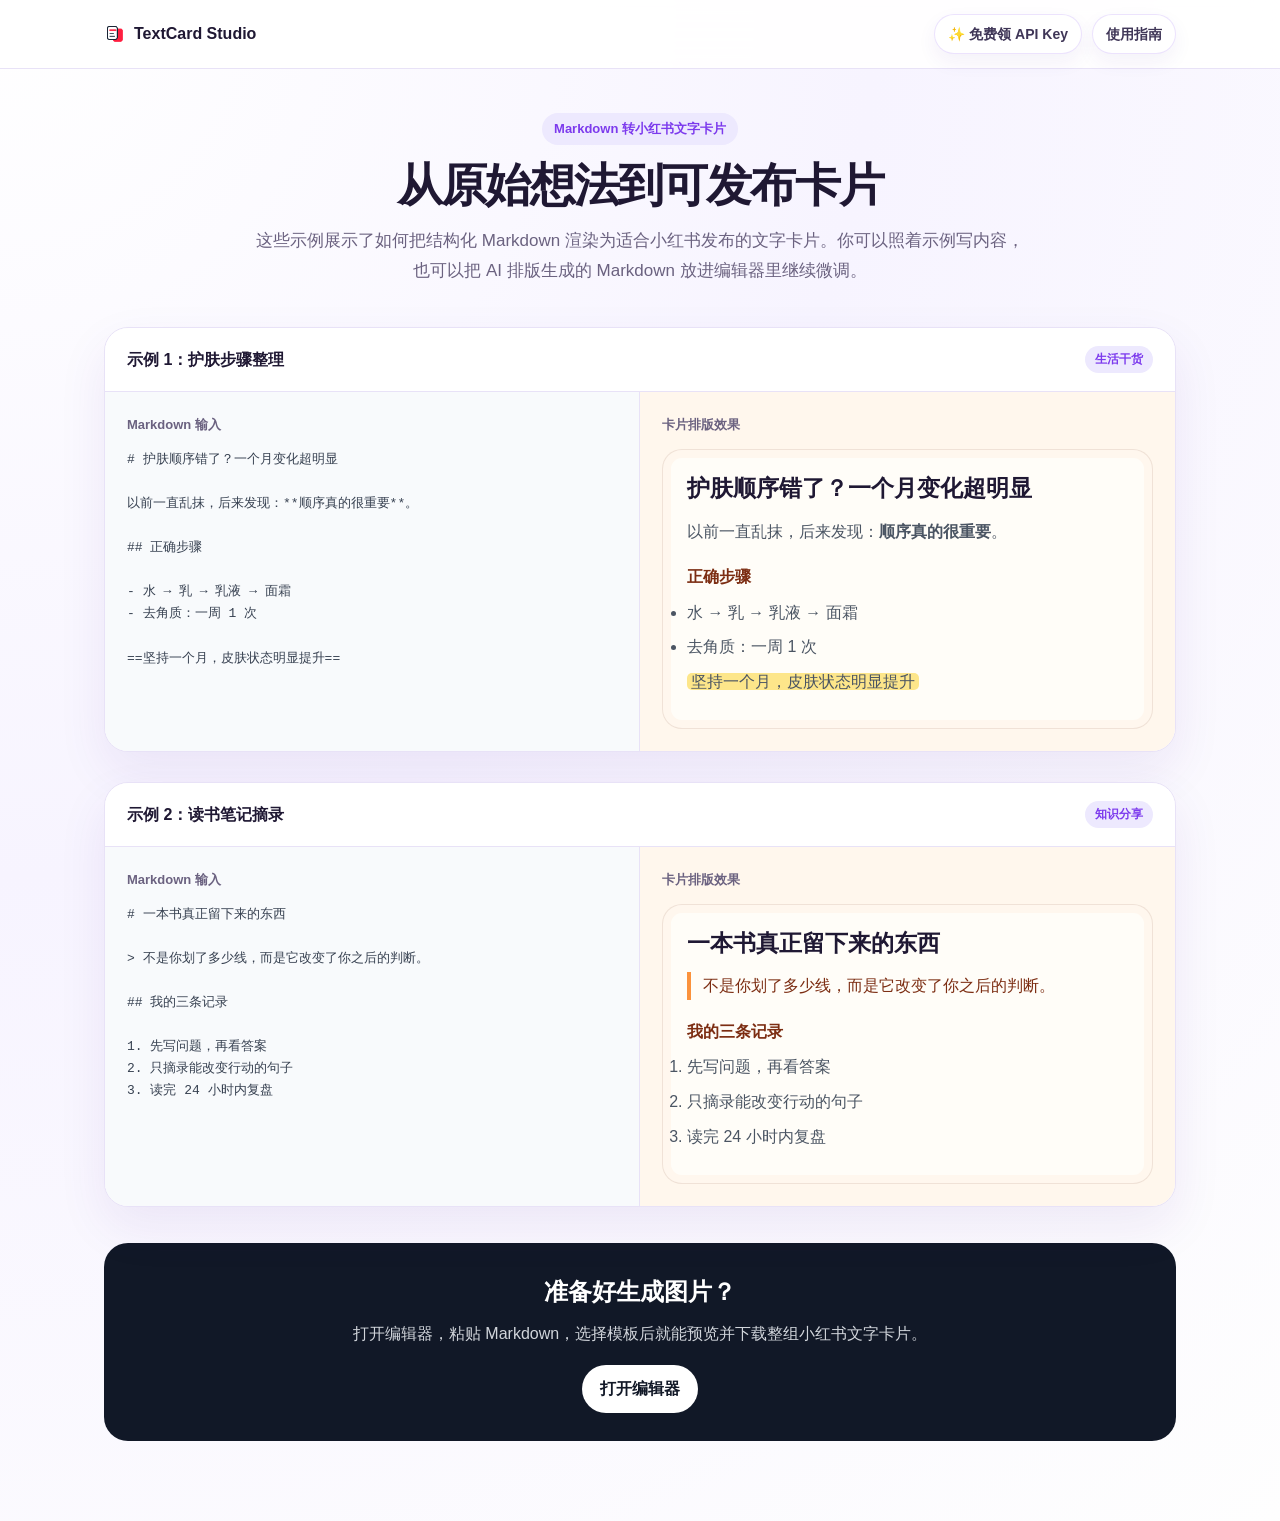
<file: format-demo.html>
<!DOCTYPE html>
<html lang="zh-CN">
<head>
    <meta charset="UTF-8">
    <meta name="viewport" content="width=device-width, initial-scale=1.0">
    <title>排版示例｜TextCard Studio</title>
    <meta name="description" content="查看 TextCard Studio 的 Markdown 排版示例，了解标题、重点、高亮、列表、引用、分页和 AI 排版文案如何生成适合小红书发布的文字卡片。">
    <meta name="author" content="茉灵智库">
    <meta name="robots" content="index, follow">
    <link rel="canonical" href="https://88lin.github.io/TextCard-Studio/format-demo.html">
    <link rel="author" href="https://blog.88lin.eu.org">
    <link rel="icon" href="logo.png" type="image/png">
    <meta property="og:type" content="article">
    <meta property="og:url" content="https://88lin.github.io/TextCard-Studio/format-demo.html">
    <meta property="og:title" content="TextCard Studio 排版示例">
    <meta property="og:description" content="查看 Markdown 输入如何变成适合小红书发布的文字卡片，包含标题、列表、引用、高亮和分页示例。">
    <meta property="og:site_name" content="TextCard Studio">
    <meta property="og:image" content="https://88lin.github.io/TextCard-Studio/og-cover.png">
    <meta property="og:locale" content="zh_CN">
    <script type="application/ld+json">
    {
      "@context": "https://schema.org",
      "@type": "Article",
      "headline": "TextCard Studio 排版示例",
      "description": "展示 Markdown 输入如何生成适合小红书发布的文字卡片，包含标题、列表、引用、高亮和分页示例。",
      "url": "https://88lin.github.io/TextCard-Studio/format-demo.html",
      "inLanguage": "zh-CN",
      "author": {
        "@type": "Organization",
        "name": "茉灵智库",
        "url": "https://blog.88lin.eu.org"
      },
      "publisher": {
        "@type": "Organization",
        "name": "茉灵智库",
        "url": "https://blog.88lin.eu.org"
      },
      "isPartOf": {
        "@type": "WebSite",
        "name": "TextCard Studio",
        "url": "https://88lin.github.io/TextCard-Studio/"
      }
    }
    </script>
    <style>
        :root {
            --bg: #f7f4ff;
            --card: #ffffff;
            --border: #e8e2f7;
            --text: #1f1833;
            --muted: #6b6280;
            --primary: #7c3aed;
            --primary-soft: #ede9fe;
            --raw: #f8fafc;
            --formatted: #fff7ed;
        }

        * { box-sizing: border-box; margin: 0; padding: 0; }

        body {
            font-family: -apple-system, BlinkMacSystemFont, 'Segoe UI', 'PingFang SC', 'Helvetica Neue', Arial, sans-serif;
            color: var(--text);
            background: radial-gradient(circle at top left, #ffffff 0%, var(--bg) 44%, #fefefe 100%);
            line-height: 1.72;
        }

        .page-header {
            background: rgba(255, 255, 255, 0.9);
            border-bottom: 1px solid var(--border);
            position: sticky;
            top: 0;
            z-index: 10;
            backdrop-filter: blur(16px);
        }

        .page-header-inner {
            max-width: 1120px;
            margin: 0 auto;
            padding: 14px 24px;
            display: flex;
            align-items: center;
            justify-content: space-between;
            gap: 16px;
        }

        .brand { display: inline-flex; align-items: center; gap: 8px; color: var(--text); font-weight: 700; text-decoration: none; }
        .brand img { width: 22px; height: 22px; }

        .header-links { display: flex; flex-wrap: wrap; gap: 10px; font-size: 14px; }
        a { color: var(--primary); text-decoration: none; }
        a:hover { text-decoration: underline; }
        .header-links a {
            display: inline-flex;
            align-items: center;
            justify-content: center;
            min-height: 36px;
            padding: 7px 13px;
            border: 1px solid rgba(124, 58, 237, 0.14);
            border-radius: 999px;
            background: #ffffff;
            color: #3f3657;
            font-weight: 700;
            box-shadow: 0 8px 20px rgba(76, 29, 149, 0.06);
            white-space: nowrap;
            transition: transform 0.2s ease, box-shadow 0.2s ease, border-color 0.2s ease;
        }
        .header-links a:hover {
            border-color: rgba(124, 58, 237, 0.28);
            color: var(--primary);
            text-decoration: none;
            transform: translateY(-1px);
            box-shadow: 0 12px 26px rgba(76, 29, 149, 0.09);
        }
        .api-key-link {
            display: inline-flex;
            align-items: center;
            gap: 6px;
            padding: 7px 12px;
            border-radius: 999px;
            color: #ffffff;
            background: linear-gradient(135deg, #ff2442 0%, #ff7a1a 100%);
            box-shadow: 0 10px 22px rgba(255, 36, 66, 0.18);
            font-weight: 700;
            white-space: nowrap;
        }
        .api-key-link:hover { color: #ffffff; text-decoration: none; transform: translateY(-1px); }

        .container { max-width: 1120px; margin: 0 auto; padding: 44px 24px 80px; }

        .hero { text-align: center; max-width: 780px; margin: 0 auto 42px; }
        .eyebrow { display: inline-flex; padding: 5px 12px; border-radius: 999px; background: var(--primary-soft); color: var(--primary); font-size: 13px; font-weight: 700; margin-bottom: 14px; }
        h1 { font-size: clamp(30px, 5vw, 46px); line-height: 1.15; margin-bottom: 14px; letter-spacing: -0.04em; }
        .hero p { color: var(--muted); font-size: 17px; }

        .example-list { display: grid; gap: 30px; }
        .example-card { background: var(--card); border: 1px solid var(--border); border-radius: 24px; overflow: hidden; box-shadow: 0 20px 50px rgba(76, 29, 149, 0.08); }
        .example-head { display: flex; align-items: center; justify-content: space-between; gap: 14px; padding: 18px 22px; border-bottom: 1px solid var(--border); background: rgba(255, 255, 255, 0.72); }
        .example-title { font-weight: 700; }
        .tag { padding: 3px 10px; border-radius: 999px; background: var(--primary-soft); color: var(--primary); font-size: 12px; font-weight: 700; white-space: nowrap; }
        .example-body { display: grid; grid-template-columns: 1fr 1fr; }
        .col { padding: 22px; min-width: 0; }
        .col-raw { background: var(--raw); border-right: 1px solid var(--border); }
        .col-formatted { background: var(--formatted); }
        .col-label { font-size: 13px; font-weight: 700; color: var(--muted); margin-bottom: 12px; }
        pre { white-space: pre-wrap; word-break: break-word; font-family: ui-monospace, SFMono-Regular, Menlo, Monaco, Consolas, monospace; font-size: 13px; line-height: 1.7; color: #374151; }
        .mock-card { background: #fffdf8; border: 1px solid rgba(146, 64, 14, 0.14); border-radius: 20px; padding: 24px; min-height: 280px; box-shadow: inset 0 0 0 8px rgba(255, 247, 237, 0.8); }
        .mock-card h2 { font-size: 23px; line-height: 1.3; margin-bottom: 14px; }
        .mock-card h3 { font-size: 16px; margin: 18px 0 8px; color: #7c2d12; }
        .mock-card p, .mock-card li { color: #4b5563; margin: 7px 0; }
        .mock-card mark { background: #fde68a; color: inherit; border-radius: 5px; padding: 0 4px; }
        .mock-card blockquote { border-left: 4px solid #fb923c; padding-left: 12px; color: #7c2d12; margin: 14px 0; }
        .cta { margin-top: 36px; background: #111827; color: #fff; border-radius: 24px; padding: 28px; text-align: center; }
        .cta p { color: #d1d5db; margin: 8px auto 18px; max-width: 680px; }
        .cta a { display: inline-flex; padding: 10px 18px; border-radius: 999px; background: #fff; color: #111827; font-weight: 700; }
        .footer { margin-top: 42px; color: var(--muted); font-size: 14px; text-align: center; }

        @media (max-width: 760px) {
            .page-header-inner { align-items: flex-start; flex-direction: column; }
            .example-body { grid-template-columns: 1fr; }
            .col-raw { border-right: none; border-bottom: 1px solid var(--border); }
        }
    </style>
</head>
<body>
    <header class="page-header">
        <div class="page-header-inner">
            <a class="brand" href="index.html"><img src="logo.png" alt="TextCard Studio"> TextCard Studio</a>
            <nav class="header-links" aria-label="页面导航">
                <a class="api-key-link" href="https://qm.qq.com/q/T5lLda4Feq" target="_blank" rel="noopener" title="进群免费领取顶级大模型 API Key">✨ 免费领 API Key</a>
                <a href="guide.html">使用指南</a>
            </nav>
        </div>
    </header>

    <main class="container">
        <section class="hero">
            <span class="eyebrow">Markdown 转小红书文字卡片</span>
            <h1>从原始想法到可发布卡片</h1>
            <p>这些示例展示了如何把结构化 Markdown 渲染为适合小红书发布的文字卡片。你可以照着示例写内容，也可以把 AI 排版生成的 Markdown 放进编辑器里继续微调。</p>
        </section>

        <section class="example-list" aria-label="排版示例列表">
            <article class="example-card">
                <div class="example-head"><div class="example-title">示例 1：护肤步骤整理</div><span class="tag">生活干货</span></div>
                <div class="example-body">
                    <div class="col col-raw">
                        <div class="col-label">Markdown 输入</div>
                        <pre># 护肤顺序错了？一个月变化超明显

以前一直乱抹，后来发现：**顺序真的很重要**。

## 正确步骤

- 水 → 乳 → 乳液 → 面霜
- 去角质：一周 1 次

==坚持一个月，皮肤状态明显提升==</pre>
                    </div>
                    <div class="col col-formatted">
                        <div class="col-label">卡片排版效果</div>
                        <div class="mock-card">
                            <h2>护肤顺序错了？一个月变化超明显</h2>
                            <p>以前一直乱抹，后来发现：<strong>顺序真的很重要</strong>。</p>
                            <h3>正确步骤</h3>
                            <ul><li>水 → 乳 → 乳液 → 面霜</li><li>去角质：一周 1 次</li></ul>
                            <p><mark>坚持一个月，皮肤状态明显提升</mark></p>
                        </div>
                    </div>
                </div>
            </article>

            <article class="example-card">
                <div class="example-head"><div class="example-title">示例 2：读书笔记摘录</div><span class="tag">知识分享</span></div>
                <div class="example-body">
                    <div class="col col-raw">
                        <div class="col-label">Markdown 输入</div>
                        <pre># 一本书真正留下来的东西

> 不是你划了多少线，而是它改变了你之后的判断。

## 我的三条记录

1. 先写问题，再看答案
2. 只摘录能改变行动的句子
3. 读完 24 小时内复盘</pre>
                    </div>
                    <div class="col col-formatted">
                        <div class="col-label">卡片排版效果</div>
                        <div class="mock-card">
                            <h2>一本书真正留下来的东西</h2>
                            <blockquote>不是你划了多少线，而是它改变了你之后的判断。</blockquote>
                            <h3>我的三条记录</h3>
                            <ol><li>先写问题，再看答案</li><li>只摘录能改变行动的句子</li><li>读完 24 小时内复盘</li></ol>
                        </div>
                    </div>
                </div>
            </article>
        </section>

        <section class="cta">
            <h2>准备好生成图片？</h2>
            <p>打开编辑器，粘贴 Markdown，选择模板后就能预览并下载整组小红书文字卡片。</p>
            <a href="editor.html">打开编辑器</a>
        </section>
    </main>
</body>
</html>
</file>
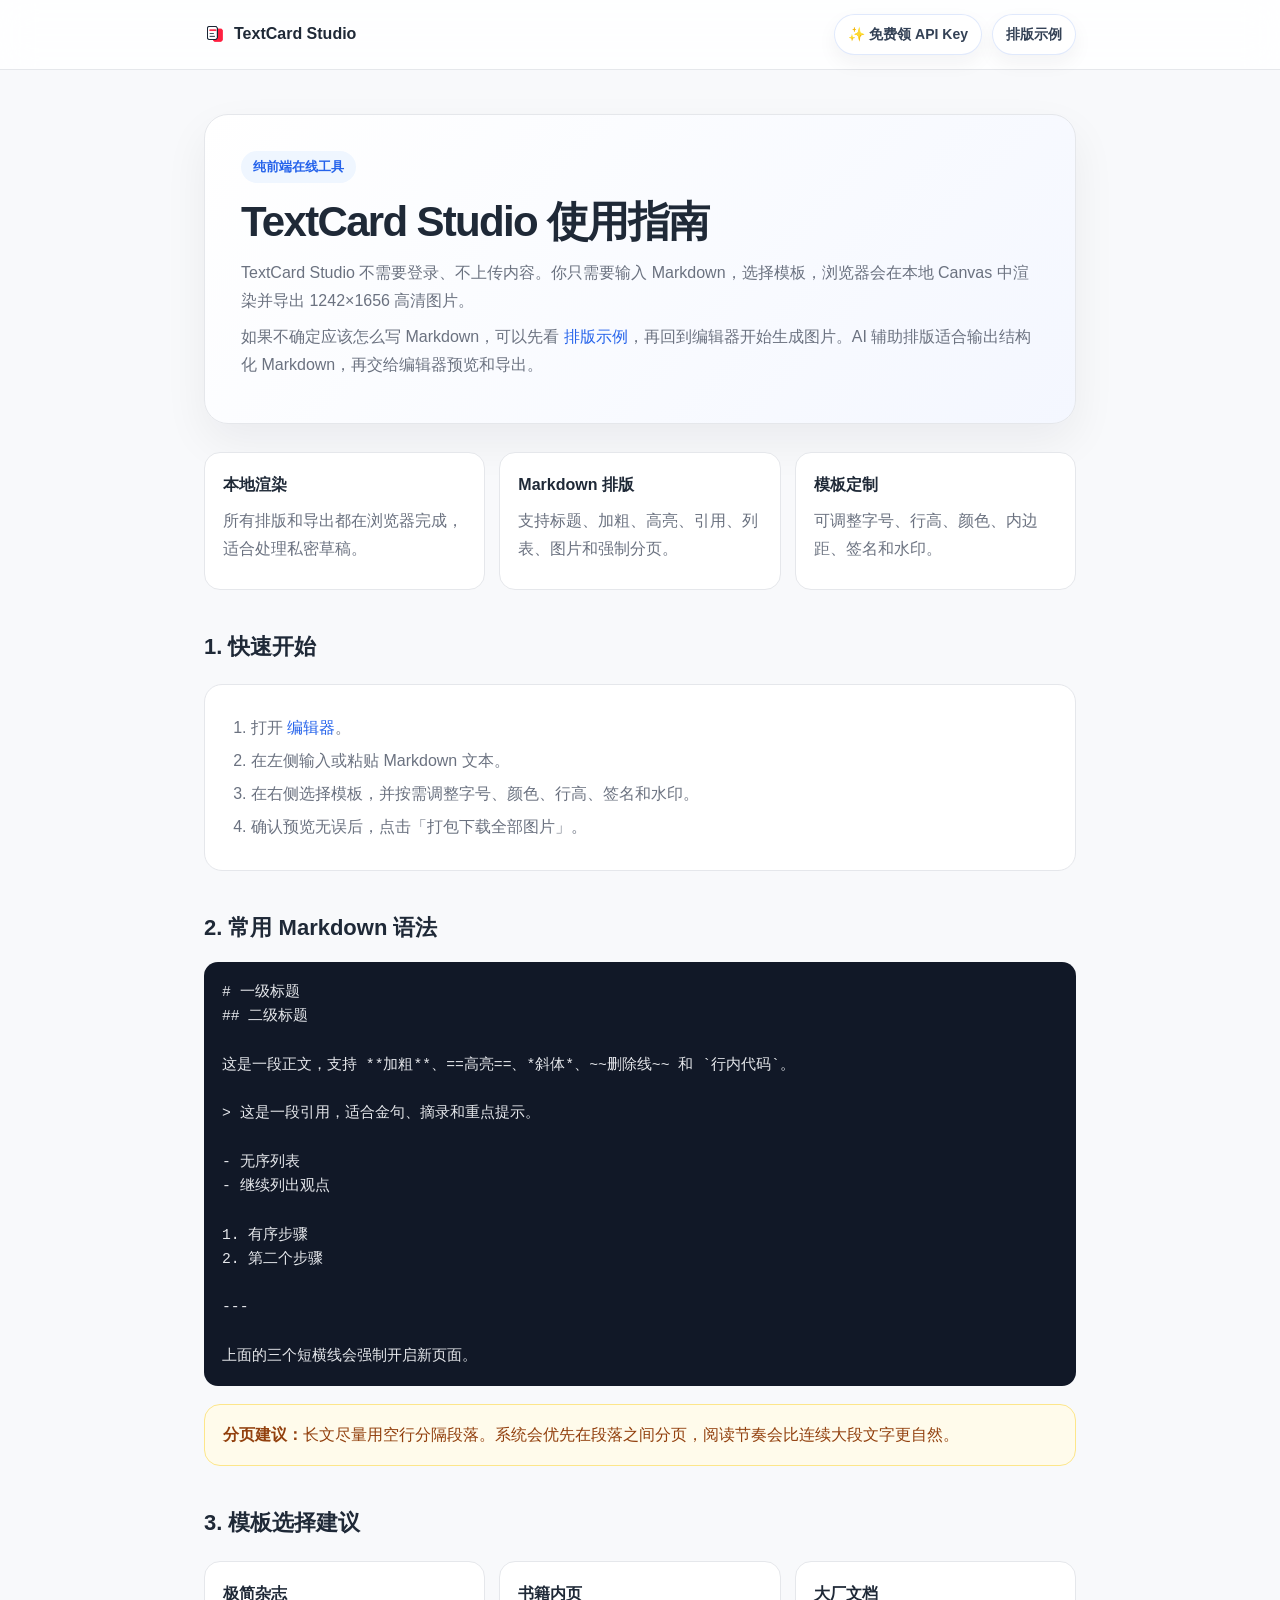
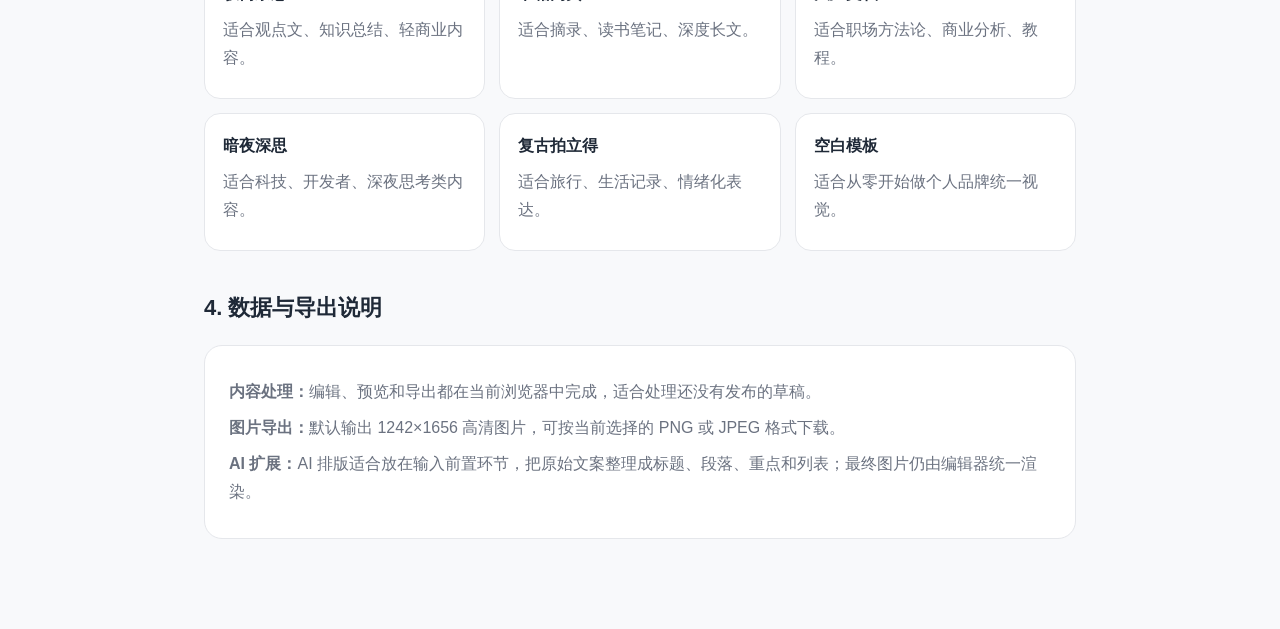
<file: guide.html>
<!DOCTYPE html>
<html lang="zh-CN">
<head>
    <meta charset="UTF-8">
    <meta name="viewport" content="width=device-width, initial-scale=1.0">
    <title>使用指南｜TextCard Studio</title>
    <meta name="description" content="学习 TextCard Studio 的 Markdown 写法、智能分页、模板选择、品牌签名、水印、AI 排版文案导入和 1242×1656 小红书文字卡片导出流程。">
    <meta name="author" content="茉灵智库">
    <meta name="robots" content="index, follow">
    <link rel="canonical" href="https://88lin.github.io/TextCard-Studio/guide.html">
    <link rel="author" href="https://blog.88lin.eu.org">
    <link rel="icon" href="logo.png" type="image/png">
    <meta property="og:type" content="article">
    <meta property="og:url" content="https://88lin.github.io/TextCard-Studio/guide.html">
    <meta property="og:title" content="TextCard Studio 使用指南">
    <meta property="og:description" content="从 Markdown 语法、智能分页到模板定制和高清导出，快速掌握小红书文字卡片制作流程。">
    <meta property="og:site_name" content="TextCard Studio">
    <meta property="og:image" content="https://88lin.github.io/TextCard-Studio/og-cover.png">
    <meta property="og:locale" content="zh_CN">
    <script type="application/ld+json">
    {
      "@context": "https://schema.org",
      "@type": "TechArticle",
      "headline": "TextCard Studio 使用指南",
      "description": "学习 Markdown 语法、智能分页、模板选择、品牌签名、水印和小红书文字卡片导出流程。",
      "url": "https://88lin.github.io/TextCard-Studio/guide.html",
      "inLanguage": "zh-CN",
      "author": {
        "@type": "Organization",
        "name": "茉灵智库",
        "url": "https://blog.88lin.eu.org"
      },
      "publisher": {
        "@type": "Organization",
        "name": "茉灵智库",
        "url": "https://blog.88lin.eu.org"
      },
      "isPartOf": {
        "@type": "WebSite",
        "name": "TextCard Studio",
        "url": "https://88lin.github.io/TextCard-Studio/"
      }
    }
    </script>
    <style>
        :root {
            --bg: #f8f9fb;
            --card: #ffffff;
            --border: #e5e7eb;
            --text: #1f2937;
            --muted: #6b7280;
            --primary: #2563eb;
            --primary-soft: #eff6ff;
            --code-bg: #f3f4f6;
        }

        * { box-sizing: border-box; margin: 0; padding: 0; }

        body {
            font-family: -apple-system, BlinkMacSystemFont, 'Segoe UI', 'PingFang SC', 'Helvetica Neue', Arial, sans-serif;
            background: var(--bg);
            color: var(--text);
            line-height: 1.75;
        }

        .page-header {
            background: rgba(255, 255, 255, 0.86);
            border-bottom: 1px solid var(--border);
            position: sticky;
            top: 0;
            backdrop-filter: blur(16px);
            z-index: 10;
        }

        .page-header-inner {
            max-width: 920px;
            margin: 0 auto;
            padding: 14px 24px;
            display: flex;
            align-items: center;
            justify-content: space-between;
            gap: 16px;
        }

        .brand {
            display: inline-flex;
            align-items: center;
            gap: 8px;
            color: var(--text);
            text-decoration: none;
            font-weight: 700;
        }

        .brand img { width: 22px; height: 22px; }

        .header-links {
            display: flex;
            flex-wrap: wrap;
            gap: 10px;
            font-size: 14px;
        }

        a { color: var(--primary); text-decoration: none; }
        a:hover { text-decoration: underline; }

        .header-links a {
            display: inline-flex;
            align-items: center;
            justify-content: center;
            min-height: 36px;
            padding: 7px 13px;
            border: 1px solid rgba(37, 99, 235, 0.14);
            border-radius: 999px;
            background: #ffffff;
            color: #334155;
            font-weight: 700;
            box-shadow: 0 8px 20px rgba(15, 23, 42, 0.05);
            white-space: nowrap;
            transition: transform 0.2s ease, box-shadow 0.2s ease, border-color 0.2s ease;
        }

        .header-links a:hover {
            border-color: rgba(37, 99, 235, 0.28);
            color: var(--primary);
            text-decoration: none;
            transform: translateY(-1px);
            box-shadow: 0 12px 26px rgba(15, 23, 42, 0.08);
        }

        .api-key-link {
            display: inline-flex;
            align-items: center;
            gap: 6px;
            padding: 7px 12px;
            border-radius: 999px;
            color: #ffffff;
            background: linear-gradient(135deg, #ff2442 0%, #ff7a1a 100%);
            box-shadow: 0 10px 22px rgba(255, 36, 66, 0.18);
            font-weight: 700;
            white-space: nowrap;
        }
        .api-key-link:hover { color: #ffffff; text-decoration: none; transform: translateY(-1px); }

        .container {
            max-width: 920px;
            margin: 0 auto;
            padding: 44px 24px 72px;
        }

        .hero {
            background: linear-gradient(135deg, #ffffff 0%, #f4f7ff 100%);
            border: 1px solid var(--border);
            border-radius: 24px;
            padding: 36px;
            margin-bottom: 28px;
            box-shadow: 0 18px 45px rgba(15, 23, 42, 0.06);
        }

        .eyebrow {
            display: inline-flex;
            padding: 5px 12px;
            border-radius: 999px;
            background: var(--primary-soft);
            color: var(--primary);
            font-size: 13px;
            font-weight: 700;
            margin-bottom: 14px;
        }

        h1 { font-size: clamp(28px, 5vw, 42px); line-height: 1.18; margin-bottom: 12px; letter-spacing: -0.04em; }
        h2 { font-size: 22px; margin: 34px 0 14px; padding-top: 4px; }
        h3 { font-size: 17px; margin: 22px 0 8px; }
        p { color: var(--muted); margin: 8px 0; }
        ul, ol { padding-left: 22px; color: var(--muted); }
        li { margin: 5px 0; }

        .card {
            background: var(--card);
            border: 1px solid var(--border);
            border-radius: 18px;
            padding: 24px;
            margin: 18px 0;
        }

        .grid {
            display: grid;
            grid-template-columns: repeat(auto-fit, minmax(230px, 1fr));
            gap: 14px;
            margin: 18px 0;
        }

        .tile {
            background: var(--card);
            border: 1px solid var(--border);
            border-radius: 16px;
            padding: 18px;
        }

        .tile strong { display: block; color: var(--text); margin-bottom: 4px; }

        code {
            font-family: ui-monospace, SFMono-Regular, Menlo, Monaco, Consolas, monospace;
            background: var(--code-bg);
            color: #111827;
            border-radius: 6px;
            padding: 2px 6px;
            font-size: 0.92em;
        }

        pre {
            background: #111827;
            color: #e5e7eb;
            border-radius: 14px;
            padding: 18px;
            overflow-x: auto;
            margin: 14px 0;
            line-height: 1.65;
        }

        pre code { background: transparent; color: inherit; padding: 0; }

        .note {
            background: #fffbeb;
            border: 1px solid #fde68a;
            color: #92400e;
            border-radius: 16px;
            padding: 16px 18px;
            margin: 18px 0;
        }

        .official {
            background: #ecfdf5;
            border: 1px solid #bbf7d0;
            color: #166534;
            border-radius: 16px;
            padding: 16px 18px;
            margin: 18px 0;
        }

        .official a { color: #047857; font-weight: 700; }

        .footer {
            margin-top: 48px;
            padding-top: 24px;
            border-top: 1px solid var(--border);
            color: var(--muted);
            font-size: 14px;
        }

        @media (max-width: 640px) {
            .page-header-inner { align-items: flex-start; flex-direction: column; }
            .hero { padding: 26px; }
        }
    </style>
</head>
<body>
    <header class="page-header">
        <div class="page-header-inner">
            <a class="brand" href="index.html"><img src="logo.png" alt="TextCard Studio"> TextCard Studio</a>
            <nav class="header-links" aria-label="页面导航">
                <a class="api-key-link" href="https://qm.qq.com/q/T5lLda4Feq" target="_blank" rel="noopener" title="进群免费领取顶级大模型 API Key">✨ 免费领 API Key</a>
                <a href="format-demo.html">排版示例</a>
            </nav>
        </div>
    </header>

    <main class="container">
        <section class="hero">
            <span class="eyebrow">纯前端在线工具</span>
            <h1>TextCard Studio 使用指南</h1>
            <p>TextCard Studio 不需要登录、不上传内容。你只需要输入 Markdown，选择模板，浏览器会在本地 Canvas 中渲染并导出 1242×1656 高清图片。</p>
            <p>如果不确定应该怎么写 Markdown，可以先看 <a href="format-demo.html">排版示例</a>，再回到编辑器开始生成图片。AI 辅助排版适合输出结构化 Markdown，再交给编辑器预览和导出。</p>
        </section>

        <section class="grid" aria-label="核心能力">
            <div class="tile"><strong>本地渲染</strong><p>所有排版和导出都在浏览器完成，适合处理私密草稿。</p></div>
            <div class="tile"><strong>Markdown 排版</strong><p>支持标题、加粗、高亮、引用、列表、图片和强制分页。</p></div>
            <div class="tile"><strong>模板定制</strong><p>可调整字号、行高、颜色、内边距、签名和水印。</p></div>
        </section>

        <h2>1. 快速开始</h2>
        <div class="card">
            <ol>
                <li>打开 <a href="editor.html">编辑器</a>。</li>
                <li>在左侧输入或粘贴 Markdown 文本。</li>
                <li>在右侧选择模板，并按需调整字号、颜色、行高、签名和水印。</li>
                <li>确认预览无误后，点击「打包下载全部图片」。</li>
            </ol>
        </div>

        <h2>2. 常用 Markdown 语法</h2>
        <pre><code># 一级标题
## 二级标题

这是一段正文，支持 **加粗**、==高亮==、*斜体*、~~删除线~~ 和 `行内代码`。

> 这是一段引用，适合金句、摘录和重点提示。

- 无序列表
- 继续列出观点

1. 有序步骤
2. 第二个步骤

---

上面的三个短横线会强制开启新页面。</code></pre>

        <div class="note">
            <strong>分页建议：</strong>长文尽量用空行分隔段落。系统会优先在段落之间分页，阅读节奏会比连续大段文字更自然。
        </div>

        <h2>3. 模板选择建议</h2>
        <div class="grid">
            <div class="tile"><strong>极简杂志</strong><p>适合观点文、知识总结、轻商业内容。</p></div>
            <div class="tile"><strong>书籍内页</strong><p>适合摘录、读书笔记、深度长文。</p></div>
            <div class="tile"><strong>大厂文档</strong><p>适合职场方法论、商业分析、教程。</p></div>
            <div class="tile"><strong>暗夜深思</strong><p>适合科技、开发者、深夜思考类内容。</p></div>
            <div class="tile"><strong>复古拍立得</strong><p>适合旅行、生活记录、情绪化表达。</p></div>
            <div class="tile"><strong>空白模板</strong><p>适合从零开始做个人品牌统一视觉。</p></div>
        </div>

        <h2>4. 数据与导出说明</h2>
        <div class="card">
            <p><strong>内容处理：</strong>编辑、预览和导出都在当前浏览器中完成，适合处理还没有发布的草稿。</p>
            <p><strong>图片导出：</strong>默认输出 1242×1656 高清图片，可按当前选择的 PNG 或 JPEG 格式下载。</p>
            <p><strong>AI 扩展：</strong>AI 排版适合放在输入前置环节，把原始文案整理成标题、段落、重点和列表；最终图片仍由编辑器统一渲染。</p>
        </div>
    </main>
</body>
</html>
</file>
